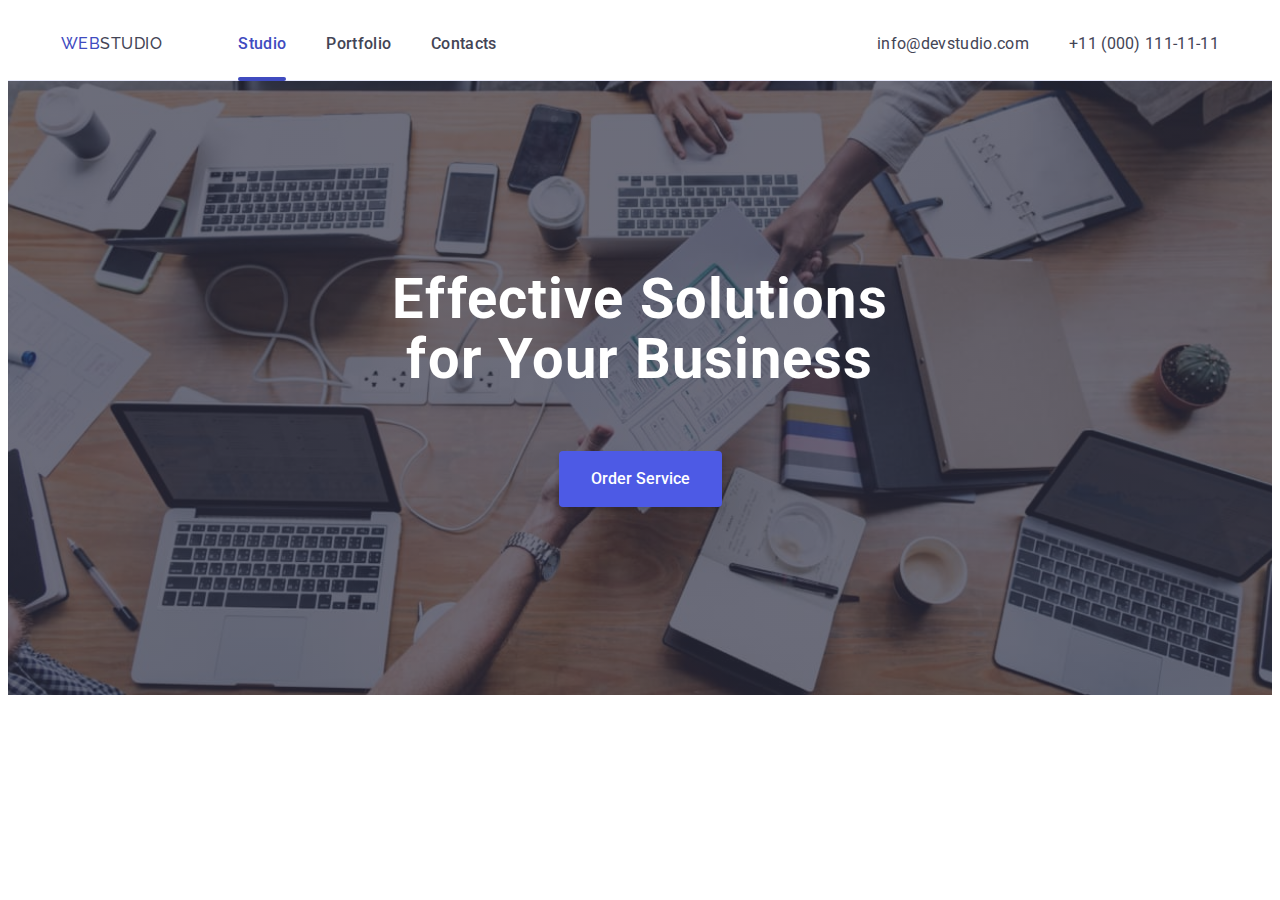
<file: index.html>
<!DOCTYPE html>
<html lang="en">
<head>
    <meta charset="UTF-8">
    <meta http-equiv="X-UA-Compatible" content="IE=edge">
    <meta name="viewport" content="width=device-width, initial-scale=1.0">
    <title>WebStudio</title>

  
    <link rel="preconnect" href="https://fonts.googleapis.com">
    <link rel="preconnect" href="https://fonts.gstatic.com" crossorigin>
    <link href="https://fonts.googleapis.com/css2?family=Raleway:wght@800&family=Roboto:wght@400;500;700;900&display=swap"
    rel="stylesheet">

    <link rel="stylesheet"  href="https://cdnjs.cloudflare.com/ajax/libs/modern-normalize/1.1.0/modern-normalize.min.css" integrity="sha512-wpPYUAdjBVSE4KJnH1VR1HeZfpl1ub8YT/NKx4PuQ5NmX2tKuGu6U/JRp5y+Y8XG2tV+wKQpNHVUX03MfMFn9Q==" crossorigin="anonymous" referrerpolicy="no-referrer" />

    <link rel="stylesheet" href="./css/styles.css">
</head>
<body>
    <header class="header">
        <div class="header-container">
                <nav class="header-nav">
                    <a href="./index.html" class="navig-logo"><span class="navig-logoitem">Web</span>Studio</a>
                    <ul style="list-style: none" class="header-menu">
                        <li><a class="link current" href="./index.html">Studio</a></li>
                        <li><a class="link" href="./portfolio.html">Portfolio</a></li>
                        <li><a class="link" href="">Contacts</a></li>
                    </ul>
                </nav>
                <div class="header-contact">
                    <address class="color-two">
                        <ul style="list-style: none" class="header-menu">
                            <li>
                             <a class="link" href="mailto:info@devstudio.com">info@devstudio.com</a>
                            </li>
                            <li>
                            <a class="link" href="tel:+110001111111">+11 (000) 111-11-11</a>
                            </li>
                        </ul>
                    </address>
                </div>
        </div>
        <div class="header-container-mobile">
            <a href="./index.html" class="navig-logo"><span class="navig-logoitem">Web</span>Studio</a>
            <button class="header-burger" type="button">
                <svg width="32" height="22">
                    <use href="./images/icons.svg#icon-menu-hamburger"></use>
                </svg>
            </button>

        </div>
    </header>
    <main>
       <section class="hero">
            <div class="container">
                <h1 class="hero-name">Effective Solutions
                    for Your Business</h1>
                <button class="button-one" type="button" data-modal-open>Order Service</button>
            </div>
        </section>
        <!--<section class="section-one">
            <div class="container">
                <h2 class="visually-hidden">about us</h2>
                <ul style="list-style: none" class="pages">
                    <li class="pages-icons">
                         <img src="./images/antenna1.svg" alt="clock" width="64">
                    </li>
                    <li class="pages-icons">
                        <img src="./images/clock1.svg" alt="clock" width="61.22">
                    </li>
                    <li class="pages-icons">
                        <img src="./images/diagram1.svg" alt="clock" width="64">
                    </li>
                    <li class="pages-icons">
                        <img src="./images/astronaut1.svg" alt="clock" width="64">
                    </li>
                </ul>
                <ul style="list-style: none" class="pages">
                    <li class="pages-one">
                        <h3 class="color-one">Strategy</h3>
                        <p class="text-one">Our goal is to identify the business
                            problem to walk away with the perfect and creative solution.</p>
                    </li>
                    <li class="pages-one">
                        <h3 class="color-one">Punctuality</h3>
                        <p class="text-one">Bring the key message to the brand's audience for the best price within the shortest possible
                            time.</p>
                    </li>
                    <li class="pages-one">
                        <h3 class="color-one">Diligence</h3>
                        <p class="text-one">Research and confirm brands that present the strongest digital growth opportunities and minimize risk.</p>
                    </li>
                    <li class="pages-one">
                        <h3 class="color-one">Technologies</h3>
                        <p class="text-one">Design practice focused on digital experiences. We bring forth a deep passion for problem-solving.</p>
                    </li>
                </ul>
            </div>
        </section>-->
       <!---- <section class="section-two">
            <div class="container">
                <h2 class="section-twice">What are we doing</h2>
                <ul style="list-style: none" class="pages-twice">
                    <li>
                        <img src="./images/img1.jpg" alt="monitor" width="360">
                    </li>
                    <li>
                        <img src="./images/img2.jpg" alt="mobile phone" width="360">
                    </li>
                    <li>
                        <img src="./images/img3.jpg" alt="mobile phone in hand" width="360">
                    </li>
                </ul>
            </div>
        </section>-->
        <!--<section class="last-section">
            <div class="container">
                <h2 class="section-twice">Our Team</h2>
                <ul style="list-style: none" class="pages">
                    <li class="team">
                        <img src="./images/team1.jpg" alt="product designer" width="264">
                        <div class="name-cardindex">
                            <h3 class="color-one">Mark Guerrero</h3>
                            <p>Product Designer</p>
                            <ul class="icons-twice">
                                <li class="socials-item">
                                    <a class="socials-link" href="#">
                                        <svg class="socials-icon">
                                            <use href="./images/icons.svg#icon-instagram2"></use>
                                        </svg>
                                    </a>
                                </li>
                                <li class="socials-item">
                                    <a class="socials-link" href="#">
                                        <svg class="socials-icon" width="104" height="56" width="40" height="40">
                                            <use href="./images/icons.svg#icon-twitter1"></use>
                                        </svg>
                                    </a>
                                </li>
                                <li class="socials-item">
                                    <a class="socials-link" href="#">
                                        <svg class="socials-icon" width="40" height="40">
                                            <use href="./images/icons.svg#icon-facebook1"></use>
                                        </svg>
                                    </a>
                                </li>
                                <li class="socials-item">
                                    <a class="socials-link" href="#">
                                        <svg class="socials-icon" width="40" height="40">
                                            <use href="./images/icons.svg#icon-linkedin1"></use>
                                        </svg>
                                    </a>
                                </li>
                            </ul>
                        </div>
                    </li>
                    <li class="team">
                        <img src="./images/team2.jpg" alt="frontend Developer" width="264">
                        <div class="name-card">
                            <h3 class="color-one">Tom Ford</h3>
                            <p>Frontend Developer</p>
                            <ul class="icons-twice">
                                <li class="socials-item">
                                    <a class="socials-link" href="#">
                                        <svg class="socials-icon" width="40" height="40">
                                            <use href="./images/icons.svg#icon-instagram2"></use>
                                        </svg>
                                    </a>
                                </li>
                                <li class="socials-item">
                                    <a class="socials-link" href="#">
                                        <svg class="socials-icon" width="40" height="40">
                                            <use href="./images/icons.svg#icon-twitter1"></use>
                                        </svg>
                                    </a>
                                </li>
                                <li class="socials-item">
                                    <a class="socials-link" href="#">
                                        <svg class="socials-icon" width="40" height="40">
                                            <use href="./images/icons.svg#icon-facebook1"></use>
                                        </svg>
                                    </a>
                                </li>
                                <li class="socials-item">
                                    <a class="socials-link" href="#">
                                        <svg class="socials-icon" width="40" height="40">
                                            <use href="./images/icons.svg#icon-linkedin1"></use>
                                        </svg>
                                    </a>
                                </li>
                            </ul>
                        </div>
                    </li>
                    <li class="team">
                        <img src="./images/team3.jpg" alt="marketing" width="264">
                        <div class="name-card">
                            <h3 class="color-one">Camila Garcia</h3>
                            <p>Marketing</p>
                            <ul class="icons-twice">
                                <li class="socials-item">
                                    <a class="socials-link" href="#">
                                        <svg class="socials-icon" width="40" height="40">
                                            <use href="./images/icons.svg#icon-instagram2"></use>
                                        </svg>
                                    </a>
                                </li>
                                <li class="socials-item">
                                    <a class="socials-link" href="#">
                                        <svg class="socials-icon" width="40" height="40">
                                            <use href="./images/icons.svg#icon-twitter1"></use>
                                        </svg>
                                    </a>
                                </li>
                                <li class="socials-item">
                                    <a class="socials-link" href="#">
                                        <svg class="socials-icon" width="40" height="40">
                                            <use href="./images/icons.svg#icon-facebook1"></use>
                                        </svg>
                                    </a>
                                </li>
                                <li class="socials-item">
                                    <a class="socials-link" href="#">
                                        <svg class="socials-icon" width="40" height="40">
                                            <use href="./images/icons.svg#icon-linkedin1"></use>
                                        </svg>
                                    </a>
                                </li>
                            </ul>
                        </div>
                    </li>
                    <li class="team">
                        <img src="./images/team4.jpg" alt="uI designer" width="264">
                        <div class="name-card">
                            <h3 class="color-one">Daniel Wilson</h3>
                            <p>UI Designer</p>
                            <ul class="icons-twice">
                                <li class="socials-item">
                                    <a class="socials-link" href="#">
                                        <svg class="socials-icon" width="40" height="40">
                                            <use href="./images/icons.svg#icon-instagram2"></use>
                                        </svg>
                                    </a>
                                </li>
                                <li class="socials-item">
                                    <a class="socials-link" href="#">
                                        <svg class="socials-icon" width="40" height="40">
                                            <use href="./images/icons.svg#icon-twitter1"></use>
                                        </svg>
                                    </a>
                                </li>
                                <li class="socials-item">
                                    <a class="socials-link" href="#">
                                        <svg class="socials-icon" width="40" height="40">
                                            <use href="./images/icons.svg#icon-facebook1"></use>
                                        </svg>
                                    </a>
                                </li>
                                <li class="socials-item">
                                    <a class="socials-link" href="#">
                                        <svg class="socials-icon" width="40" height="40">
                                            <use href="./images/icons.svg#icon-linkedin1"></use>
                                        </svg>
                                    </a>
                                </li>
                            </ul>
                        </div>
                    </li>
                </ul>
            </div>
        </section>
        <section class="customers">
            <div class="container">
                <h2 class="section-twice">Customers</h2>
                <ul class="icons-customers">
                    <li class="section-customers">
                        <a class="customers-link" href="#">
                            <svg class="customers-icon" width="104" height="56">
                                <use href="./images/icons.svg#icon-client1"></use>
                            </svg>
                        </a>
                    <li  class="section-customers">
                        <a class="customers-link" href="#">
                            <svg class="customers-icon" width="104" height="56">
                                <use href="./images/icons.svg#icon-client2"></use>
                            </svg>
                        </a>
                    </li>
                    <li class="section-customers">
                        <a class="customers-link" href="#">
                            <svg class="customers-icon" width="104" height="56">
                                <use href="./images/icons.svg#icon-client3"></use>
                            </svg>
                        </a>
                    </li>
                    <li  class="section-customers">
                        <a class="customers-link" href="#">
                            <svg class="customers-icon" width="104" height="56">
                                <use href="./images/icons.svg#icon-client4"></use>
                            </svg>
                        </a>
                    </li>
                    <li  class="section-customers">
                        <a class="customers-link" href="#">
                            <svg class="customers-icon" width="104" height="56">
                                <use href="./images/icons.svg#icon-client5"></use>
                            </svg>
                        </a>
                    </li>
                    <li  class="section-customers">
                        <a class="customers-link" href="#">
                            <svg class="customers-icon" width="104" height="56">
                                <use href="./images/icons.svg#icon-client6"></use>
                            </svg>
                        </a>
                    </li>
                </ul>                 
            </div>
        </section>
    </main>
    <footer class="footer">
        <div class="container footer-container">
            <div class="footer-containerone">
            <a href="./index.html" class="navig-logo"><span class="navig-logoitem">Web</span><span
                    class="footer-logo">Studio</span></a>
            <p class="footer-text">Increase the flow of customers and sales for your business with digital marketing &
                growth solutions.</p>
            </div>
            <div class="footer-containertwo">
                <h3 class="footer-card">Social media</h3>
                <ul class="icons-twice">
                    <li class="socials-item">
                        <a class="footer-link" href="#">
                            <svg class="socials-iconfooter" width="40" height="40">
                                <use href="./images/icons.svg#icon-instagram2"></use>
                            </svg>
                        </a>
                    </li>
                    <li class="socials-item">
                        <a class="footer-link" href="#">
                            <svg class="socials-iconfooter" width="40" height="40">
                                <use href="./images/icons.svg#icon-twitter1"></use>
                            </svg>
                        </a>
                    </li>
                    <li class="socials-item">
                        <a class="footer-link" href="#">
                            <svg class="socials-iconfooter" width="40" height="40">
                                <use href="./images/icons.svg#icon-facebook1"></use>
                            </svg>
                        </a>
                    </li>
                    <li class="socials-item">
                        <a class="footer-link" href="#">
                            <svg class="socials-iconfooter" width="40" height="40">
                                <use href="./images/icons.svg#icon-linkedin1"></use>
                            </svg>
                        </a>
                    </li>
                </ul>
            </div>
            <div class="footer-container-form">
                <h3 class="footer-card-form">Subscribe</h3>
                <form class="contact-form-footer" autocomplete="on" novalidate>
                    <label class="user-type-form">
                        <input class="model-userform-footer" type="email" type="text" name="user-email" placeholder="E-mail">
                    </label>
                    <button type="submit" class="button-footer">Subscribe
                        <svg class="footer-svg">
                            <use href="./images/icons.svg#icon-send"></use>
                        </svg>
                    </button>
                </form>
            </div>
        </div>
    </footer>
    <div class="backdrop is-hidden" data-modal>
        <div class="model">
            <button class="model-close" type="button" data-modal-close>
                <svg class="close">
                    <use href="./images/icons.svg#icon-close-black"></use>
                </svg>
            </button>
                <p class="text-form">Leave your contacts and we will call you back</p>
                <form class="contact-form" autocomplete="on" novalidate>
                        <label class="user-type">
                            <span class="form-name">Name</span> 
                            <span class="input-form">
                                <input class="model-userform" id="user-name" type="text" name="user-name" 
                                autofocus 
                                pattern="^[a-Zа-яА-Я]+$" minlength="2">
                                <svg class="user-form" width="18" height="18">
                                    <use href="./images/icons.svg#icon-person"></use>
                                </svg>
                            </span>
                        </label>
                        <label class="user-type">
                            <span class="form-name">Phone</span>
                            <span class="input-form"> 
                                <input class="model-userform" type="tel" name="user-phone" id="user-phone" required
                                    pattern="^[0-9]{3}-[0-9]{3}-[0-9]{2}-[0-9]{2}" title="xxx xxx xx xx">
                                <svg class="user-form" width="18" height="24">
                                    <use href="./images/icons.svg#icon-phone"></use>
                                </svg>
                            </span>
                    </label>
                    <label class="user-type">
                        <span class="form-name">Email</span>
                        <span class="input-form">
                            <input class="model-userform" type="email" type="text" name="user-email">
                            <svg class="user-form" width="18" height="24">
                                <use href="./images/icons.svg#icon-mail"></use>
                            </svg>
                        </span>
                    </label>
                    <label class=" ">
                        <span class="form-name">Comment</span>
                        <span class="input-form">
                            <textarea class="inside-form" name="user-messege" id="user-messege" placeholder="Text input"
                            required></textarea>
                        </span>
                    </label>
                    <label class="model-check">
                        <input id="user-policy" type="checkbox" name="user-policy" class="form-check">
                        <span class="checked"></span>
                       I accept the terms and conditions of the&nbsp;
                            <a href="">Privacy Policy</a>
                    </label>
                    <button type="submit" class="button-oneform">Send</button>
                </form>
         </div>
    </div>-->
    <script src="./modal.js/modal.js"></script>
</body>
</html>
</file>
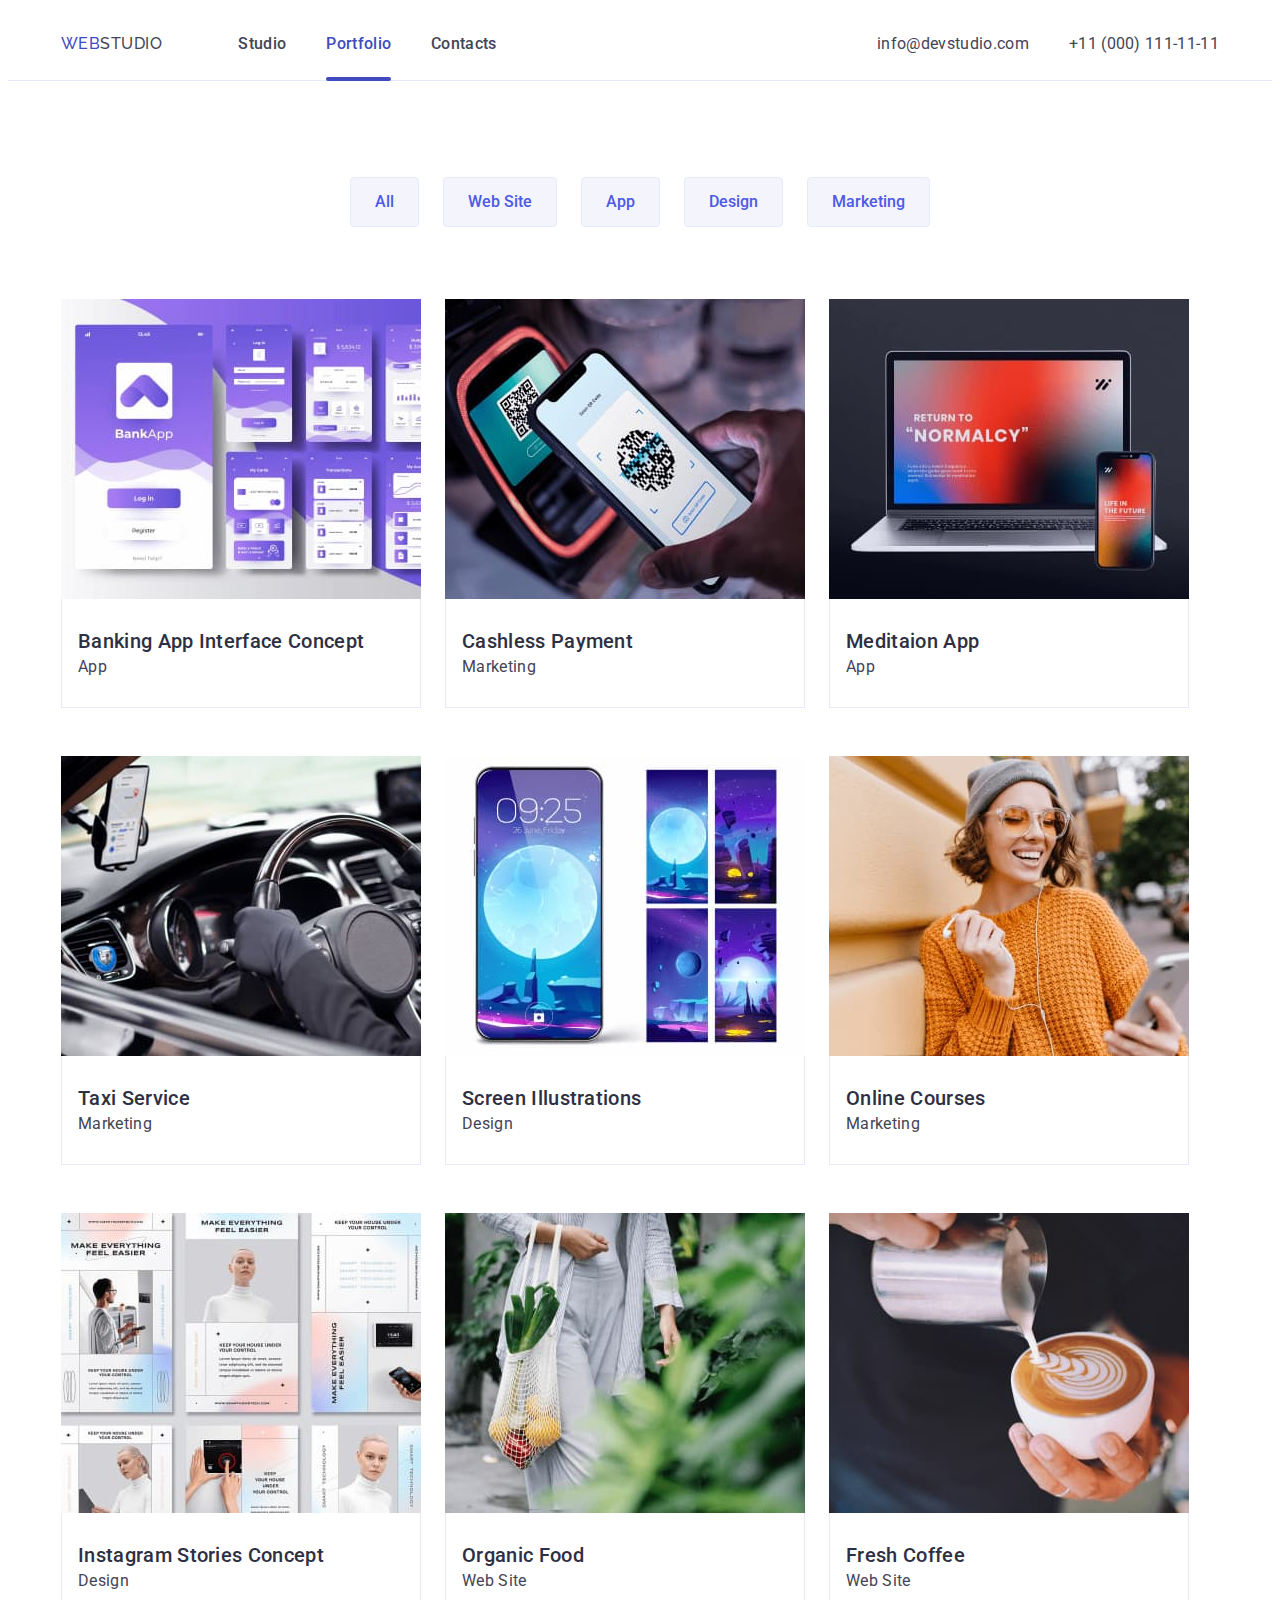
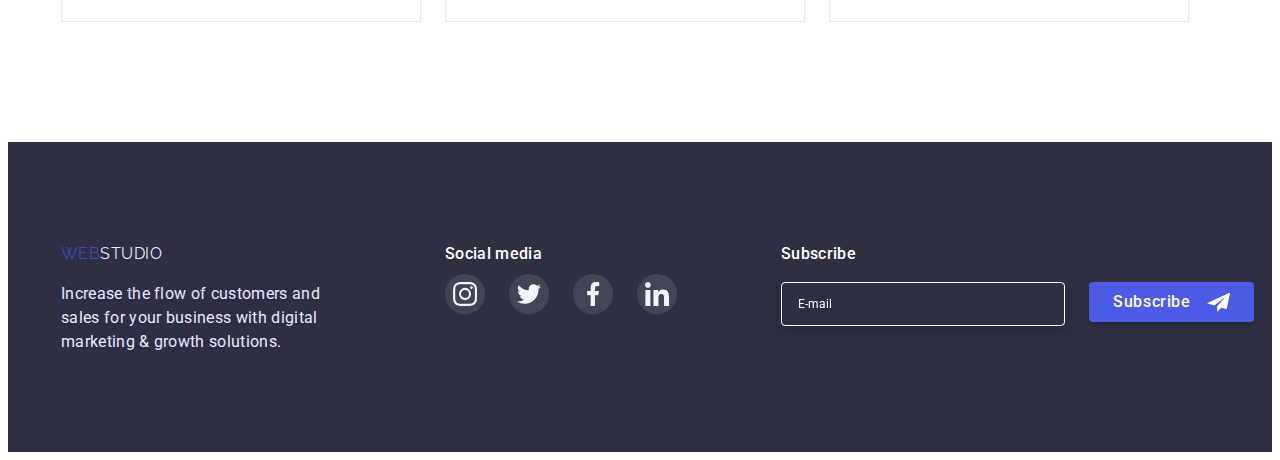
<file: portfolio.html>
<!DOCTYPE html>
<html lang="en">

<head>
    <meta charset="UTF-8">
    <meta http-equiv="X-UA-Compatible" content="IE=edge">
    <meta name="viewport" content="width=device-width, initial-scale=1.0">
    <title>WebStudio</title>

    <!--fonts-->
    <link rel="preconnect" href="https://fonts.googleapis.com">
    <link rel="preconnect" href="https://fonts.gstatic.com" crossorigin>
    <link href="https://fonts.googleapis.com/css2?family=Raleway:wght@800&family=Roboto:wght@400;500;700;900&display=swap"
        rel="stylesheet">
    
    <!--styls-->
    <link rel="stylesheet" href="https://cdnjs.cloudflare.com/ajax/libs/modern-normalize/1.1.0/modern-normalize.min.css"
        integrity="sha512-wpPYUAdjBVSE4KJnH1VR1HeZfpl1ub8YT/NKx4PuQ5NmX2tKuGu6U/JRp5y+Y8XG2tV+wKQpNHVUX03MfMFn9Q=="
        crossorigin="anonymous" referrerpolicy="no-referrer" />
    <link rel="stylesheet" href="./css/styles.css">
</head>
<body class="body-two">
    <header class="header">
        <div class="header-container">
                <nav class="header-nav">
                    <a href="./index.html" class="navig-logo"><span class="navig-logoitem">Web</span>Studio</a>
                    <ul style="list-style: none" class="header-menu">
                        <li><a class="link" href="./index.html">Studio</a></li>
                        <li><a class="link current" href="./portfolio.html">Portfolio</a></li>
                        <li><a class="link" href="">Contacts</a></li>
                    </ul>
                </nav>
                <address class="color-two">
                    <ul style="list-style: none" class="header-menu">
                        <li>
                            <a class="link" href="mailto:info@devstudio.com">info@devstudio.com</a>
                        </li>
                        <li>
                            <a class="link" href="tel:+110001111111">+11 (000) 111-11-11</a>
                        </li>
                    </ul>
                </address>
        </div>
    </header>
    <main>
        <section class="portfolio">
            <div class="container">
                <h1 class="visually-hidden">our destinations</h1>
                <ul style="list-style: none" class="pages-button">
                    <li>
                        <button class="button-sectionone" type="button">All</button>
                    </li>
                    <li>
                        <button class="button-sectionone" type="button">Web Site</button>
                    </li>
                    <li>
                        <button class="button-sectionone" type="button">App</button>
                    </li>
                    <li>
                        <button class="button-sectionone" type="button">Design</button>
                    </li>
                    <li>
                        <button class="button-sectionone" type="button">Marketing</button>
                    </li>
                </ul>
                <ul class="pages-portfolio">
                    <li>
                        <a href="#" class="card-link">
                            <div class="card-image">
                                <img src="./images/card1.jpg" alt="interfas concept" width="360">
                                 <div class="card-decor">
                                    <p>
                                        14 Stylish and User-Friendly App Design Concepts · Task Manager App · Calorie Tracker App · Exotic Fruit
                                        Ecommerce App ·
                                        Cloud Storage App
                                    </p>
                                </div>
                            </div>
                            <div class="name-card">
                                <h2 class="color-one">Banking App Interface Concept</h2>
                                <p>App</p>
                            </div>
                        </a>
                    </li>
                    <li>
                        <a href="#" class="card-link">
                            <div class="card-image">
                                <img src="./images/card2.jpg" alt="cashless payment" width="360">
                                <div class="card-decor">
                                    <p>
                                        14 Stylish and User-Friendly App Design Concepts · Task Manager App · Calorie Tracker App · Exotic
                                        Fruit
                                        Ecommerce App ·
                                        Cloud Storage App
                                    </p>
                                </div>
                            </div>
                            <div class="name-card">
                                <h2 class="color-one">Cashless Payment</h2>
                                <p>Marketing</p>
                            </div>
                        </a>
                    </li>
                    <li>
                        <a href="#" class="card-link">
                            <div class="card-image">
                                    <img src="./images/card3.jpg" alt="meditaion" width="360">
                                    <div class="card-decor">
                                        <p>
                                            14 Stylish and User-Friendly App Design Concepts · Task Manager App · Calorie Tracker App · Exotic
                                            Fruit
                                            Ecommerce App ·
                                            Cloud Storage App
                                        </p>
                                    </div>
                            </div>
                            <div class="name-card">
                                <h2 class="color-one">Meditaion App</h2>
                                <p>App</p>
                            </div>
                        </a>
                    </li>
                    <li>
                        <a href="#" class="card-link">
                            <div class="card-image">
                                    <img src="./images/taxi.jpg" alt="taxi device" width="360">
                                    <div class="card-decor">
                                        <p>
                                            14 Stylish and User-Friendly App Design Concepts · Task Manager App · Calorie Tracker App · Exotic
                                            Fruit
                                            Ecommerce App ·
                                            Cloud Storage App
                                        </p>
                                    </div>
                            </div>
                            <div class="name-card">
                                <h2 class="color-one">Taxi Service</h2>
                                <p>Marketing</p>
                            </div>
                        </a>
                    </li>
                    <li>
                        <a href="#" class="card-link">
                            <div class="card-image">
                                    <img src="./images/screen.jpg" alt="screen" width="360">
                                    <div class="card-decor">
                                        <p>
                                            14 Stylish and User-Friendly App Design Concepts · Task Manager App · Calorie Tracker App · Exotic
                                            Fruit
                                            Ecommerce App ·
                                            Cloud Storage App
                                        </p>
                                    </div>
                            </div>
                            <div class="name-card">
                                <h2 class="color-one">Screen Illustrations</h2>
                                <p>Design</p>
                            </div> 
                        </a>
                    </li>
                    <li>
                        <a href="#" class="card-link">
                            <div class="card-image">
                                    <img src="./images/online.jpg" alt="online courses" width="360">
                                    <div class="card-decor">
                                        <p>
                                            14 Stylish and User-Friendly App Design Concepts · Task Manager App · Calorie Tracker App · Exotic
                                            Fruit
                                            Ecommerce App ·
                                            Cloud Storage App
                                        </p>
                                    </div>
                            </div>
                            <div class="name-card">
                                <h2 class="color-one">Online Courses</h2>
                                <p>Marketing</p>
                            </div>
                        </a>
                    </li>
                    <li>
                        <a href="#" class="card-link">
                            <div class="card-image">
                                    <img src="./images/instagramm.jpg" alt="instogramm storys" width="360">
                                    <div class="card-decor">
                                        <p>
                                            14 Stylish and User-Friendly App Design Concepts · Task Manager App · Calorie Tracker App · Exotic
                                            Fruit
                                            Ecommerce App ·
                                            Cloud Storage App
                                        </p>
                                    </div>
                            </div>
                            <div class="name-card">
                                <h2 class="color-one">Instagram Stories Concept</h2>
                                <p>Design</p>
                            </div>
                        </a>
                    </li>
                    <li>
                        <a href="#" class="card-link">
                            <div class="card-image">
                                    <img src="./images/orgfood.jpg" alt="organic food" width="360">
                                    <div class="card-decor">
                                        <p>
                                            14 Stylish and User-Friendly App Design Concepts · Task Manager App · Calorie Tracker App · Exotic
                                            Fruit
                                            Ecommerce App ·
                                            Cloud Storage App
                                        </p>
                                    </div>
                            </div>
                            <div class="name-card">
                                <h2 class="color-one">Organic Food</h2>
                                <p>Web Site</p>
                            </div>
                        </a>
                    </li>
                    <li>
                        <a href="#" class="card-link">
                            <div class="card-image">
                                <img src="./images/coffee.jpg" alt="frash coffee" width="360">
                                <div class="card-decor">
                                    <p>
                                        14 Stylish and User-Friendly App Design Concepts · Task Manager App · Calorie Tracker App · Exotic
                                            Fruit
                                            Ecommerce App ·
                                            Cloud Storage App
                                    </p>
                                </div>
                            </div>
                            <div class="name-card">
                                <h2 class="color-one">Fresh Coffee</h2>
                                <p>Web Site</p>
                            </div>
                        </a>
                    </li>
                </ul>
            </div>    
        </section>   
    </main>
    <footer class="footer">
        <div class="container footer-container">
            <div class="footer-containerone">
                <a href="./index.html" class="navig-logo"><span class="navig-logoitem">Web</span><span
                        class="footer-logo">Studio</span></a>
                <p class="footer-text">Increase the flow of customers and sales for your business with digital marketing &
                    growth solutions.</p>
            </div>
            <div class="footer-containertwo">
                <h3 class="footer-card">Social media</h3>
                <ul class="icons-twice">
                    <li class="socials-item">
                        <a class="footer-link" href="#">
                            <svg class="socials-iconfooter" width="40" height="40">
                                <use href="./images/icons.svg#icon-instagram2"></use>
                            </svg>
                        </a>
                    </li>
                    <li class="socials-item">
                        <a class="footer-link" href="#">
                            <svg class="socials-iconfooter" width="40" height="40">
                                <use href="./images/icons.svg#icon-twitter1"></use>
                            </svg>
                        </a>
                    </li>
                    <li class="socials-item">
                        <a class="footer-link" href="#">
                            <svg class="socials-iconfooter" width="40" height="40">
                                <use href="./images/icons.svg#icon-facebook1"></use>
                            </svg>
                        </a>
                    </li>
                    <li class="socials-item">
                        <a class="footer-link" href="#">
                            <svg class="socials-iconfooter" width="40" height="40">
                                <use href="./images/icons.svg#icon-linkedin1"></use>
                            </svg>
                        </a>
                    </li>
                <ul>
            </div>
            <div class="footer-container-form">
                <h3 class="footer-card-form">Subscribe</h3>
                <form class="contact-form-footer" autocomplete="on" novalidate>
                    <label class="user-type">
                        <input class="model-userform-footer" type="email" type="text" name="user-email" placeholder="E-mail">
                    </label>
                    <button type="submit" class="button-footer">Subscribe
                        <svg class="footer-svg">
                            <use href="./images/icons.svg#icon-send"></use>
                        </svg>
                    </button>
                </form>
            </div>
        </div>
    </footer>
</body>
</html>
</file>
<file: css/styles.css>
:root {
    --color-one:#2E2F42;
    --color-two:#434455;
    --color-inverted:#ffffff;
    --color-variable: #4D5AE5 ;
    --color-lightblue: #404BBF;
    --color-lighter: #F4F4FD;
    --color-light: #E7E9FC; 
    --color-gray: #8E8F99; 
    --font-size16: 16px;
    --font-size56: 56px;
    --font-size36: 36px;
    --font-size18: 18px;
    --font-weight500: 500;
    --font-weight700: 700;
    --font-weight800: 800;
    --line-height1: 1.0;
    --line-height15: 1.5;
}

/*general*/

body {
    font-family: 'Roboto', sans-serif;
    color: var(--color-two);
    background-color: var(--color-inverted);
    font-size: var(--font-size16);
    line-height: var(--line-height1);
    letter-spacing: 0.02em;
    text-decoration: none;
}

.container {
    width: 1158px;
    padding: 0px 15px;
    margin: 0 auto;
}

p,
h1,
h2,
h3,
h4,
h5,
h6 {
    margin: 0;
}

ul {
    margin: 0;
    padding: 0;
    list-style-type: none;
}

img {
    display: block;
    height: auto;
}

.visually-hidden {
    position: absolute;
    width: 1px;
    height: 1px;
    margin: -1px;
    border: 0;
    padding: 0;
    white-space: nowrap;
    clip-path: inset(100%);
    clip: rect(0 0 0 0);
    overflow: hidden;
}

/*index*/
.header {
    background-color: var(--color-inverted);
    border-bottom: 1px solid var(--color-light);
    color: var(--color-one);
    font-size: var(--font-size16);
    font-weight: var(--font-weight500);
    line-height: var(--line-height15);
    letter-spacing: 0.02em;
    transition: transform 250ms cubic-bezier(0.4, 0, 0.2, 1);
}



.header-contact {
    display: flex;
    align-items: center;
    gap: 76px;
}

@media (max-width: 1200px) {
    .header-contact {
        flex-direction: column;
        gap: 12px;
    }
}

.header-container {
    display: flex;
    align-items: center;
    width: 1158px;
    padding-right: 15px;
    padding-left: 15px;
    margin: 0 auto;
}

@media (max-width: 768px) {
    .header-container {
        display: none;
        width: 428px;
        height: 70px;
    }
}

.header-container-mobile {
    display: flex;
    align-items: center;
    justify-content: space-between;
}

@media (min-width: 768px) {
    .header-container-mobile {
        display: none;
    }
}

.header-burger {
   display: flex;
    align-items: center;
    justify-content: center;
    width: 32px;
    height: 22px;
    fill: var(--color-one);
    color: transparent;
    border: none;
    padding: 0;
}



.header-nav{ 
    display: flex;
    align-items: center;
    flex-grow: 1;
    gap: 76px;
}

.header-menu {
    display: flex;
    flex-grow: 1;
    gap: 40px;
}


@media (max-width: 1200px) {
    .header-contact {
    gap: 40px;
    }
}


.navig-logo {
    font-family: 'Raleway', sans-serif;
    color: var(--color-two);
    letter-spacing: 0.03em;
    text-transform: uppercase;
    text-decoration: none;
    transition: background-color 250ms cubic-bezier(0.4, 0, 0.2, 1);
}

.navig-logoitem:focus {
    background-color: var(--color-variable);
    box-shadow: inset 0px 0px 12px rgba(0, 0, 0, 0.05);
    border-radius: 8px;

}

.navig-logoitem:hover,
.navig-logoitem {
    color: var(--color-lightblue);

}

.link {
    position: relative;
    padding: 24px 0;display: block;
    color: var(--color-two);
    text-decoration: none;
    font-style: normal;
    transition: color 250ms cubic-bezier(0.4, 0, 0.2, 1);
}

.link:hover,
.link:focus {
    color: var(--color-lightblue);
}

.link.current::after {
    position: absolute;
    bottom: -1px; 
    display: block;
    width: 100%;
    height: 4px;
    background-color: currentColor;
    border-radius: 2px;
    content: '';

}

.current {
    color: var(--color-lightblue);
    fill: var(--color-lightblue)
}

/*hero-index*/

.hero {
    padding: 188px 0px;
    background-color: var(--color-one);
    background-image: linear-gradient(rgba(46, 47, 66, 0.7),
            rgba(46, 47, 66, 0.7)),  url('../images/people-office1.jpg');
    background-repeat: no-repeat;
    background-position: center;
    background-size: cover;
    color: var(--color-inverted);
    text-align: center;
    font-size: var(--font-size56);
    font-weight: var(--font-weight700);
}

.hero-name {
    margin: 0 auto 48px auto;
    width: 496px;
    font-weight: 700;
    font-size: 56px;
    line-height: 60px;
    text-align: center;
    letter-spacing: 0.02em;
}

.button-one {
    background-color: var(--color-variable);
    color: var(--color-inverted);
    box-shadow: 0px 4px 4px rgba(0, 0, 0, 0.15);
    border-radius: 4px;
    border: var(--color-variable);
    font-family: inherit;
    text-align: center;
    font-size: var(--font-size16);
    font-weight: var(--font-weight500);
    line-height: var(--line-height15);
    cursor: pointer;
    padding: 16px 32px;
    transition: background-color 250ms cubic-bezier(0.4, 0, 0.2, 1);
}

.button-one:focus {
    background-color: var(--color-variable);
}

.button-one:hover {
    background-color: var(--color-lightblue);
}

/*section-one-index*/

.section-one {
    display: flex;
    align-items: center;
    text-align: left;
    padding-top: 120px;
    padding-bottom: 60px;
}

.pages {
    display: flex;
    align-items: center;
    text-align: left;
    gap: 24px;
    margin-top: 8px;
}

.pages-one {
    align-items: center;
    text-align: left;
    flex-basis: calc((100% - 24px *3) / 4);
}

.text-one {
    font-weight: 400;
    font-size: 16px;
    line-height: var(--line-height15);
    letter-spacing: 0.02em;
}

.pages-icons {
    background-color: var(--color-lighter);
    align-items: center;
    text-align: center;
    flex-basis: calc((100% - 24px *3) / 4);
    display: flex;
    width: 264px;
    height: 112px;
    justify-content: center;
}

/*section-two-index*/

.pages-twice {
    display: flex;
    align-items: center;
    text-align: left;
    gap: 24px;
    flex-basis: calc((100% - 24px) / 3);
}

.section-two {
    padding: 60px 0;
}

.section-twice {
    align-items: center;
    border: 1px;
    text-align: center;
    margin-bottom: 72px;
    font-size: var(--font-size36);
    font-weight: var(--font-weight700);
}

.color-one {
    color: var(--color-one);
    font-weight: var(--font-weight500);
    font-size: 20px;
    text-decoration: none;
    margin-bottom: 8px;
}
.color-two {
    font-weight: 400;
    font-family: 'Roboto', sans-serif;
}

/*last-section-index*/

.team {
    flex-grow: 1 ;
    flex-direction: column;
    justify-content: center;
    align-items: center;
    gap: 8px;
    background-color:var(--color-inverted);
    border-radius: 0px 0px 4px 4px;
    box-shadow: 0px 1px 6px rgba(46, 47, 66, 0.08), 0px 1px 1px rgba(46, 47, 66, 0.16), 0px 2px 1px rgba(46, 47, 66, 0.08);
    text-align: center;
    font-size: var(--font-size16);
    line-height: var(--line-height15);
    letter-spacing: 0.02em;
}

.last-section {
    padding: 120px 0;
    background-color: var(--color-lighter);
}


.icons-twice {
    display: flex;
    align-items: center;
    justify-content: center;
    gap: 24px;
    margin-top: 8px;

}

.socials-icon {
    width: 16px;
    height: 16px;
}

.socials-item {
    Width: 40px;
    Height: 40px;
}

.socials-link {
    display: flex;
    align-items: center;
    justify-content: center;
    Width: 100%;
    Height: 100%;
    background-color: var(--color-variable);
    border-radius: 50%;
    transition: background 250ms cubic-bezier(0.4, 0, 0.2, 1);
}

.socials-link:hover, .socials-link:focus {
background-color: var(--color-lightblue);
}

.name-cardindex {
    padding-top: 32px;
    padding-bottom: 32px;
    padding-left: 16px;
    border-top: none;
}

/*Customers*/

.customers {
    display: block;
    align-items: center;
    text-align: center;
    padding: 120px 0;
}

.section-customers {
    height: 88px;
    flex-basis: calc((100% - 24px *5) / 6);
}


.customers-icon {
    width: 104px;
    height: 56px;
    transition: color 250ms cubic-bezier(0.4, 0, 0.2, 1);
}

.customers-icon:hover, .customers-icon:focus {
   color: var(--color-lightblue);
}


.icons-customers{
    display: flex;
    align-items: center;
    justify-content: center;
    gap: 24px;
    border-color: var(--color-gray);
    transition: border-color 250ms, cubic-bezier(0.4, 0, 0.2, 1);
}

.icons-customers:hover, .icons-customers:focus {
    border-color: var(--color-lightblue);
    border-radius: 4px;
}

.customers-link {
   width: 100%;
   height: 100%;
   display: flex;
   border: 1px solid #8E8F99;
   border-radius: 4px;
   justify-content: center;
   align-items: center;
   fill: var(--color-gray);
   transition: border-color 250ms, fill 250ms cubic-bezier(0.4, 0, 0.2, 1);
}

.customers-link:hover, .customers-link:focus {
    border-color: var(--color-lightblue);
    fill: var(--color-lightblue);
}
  

/*footer-index*/

.footer {
    padding-top: 100px;
    padding-bottom: 100px;
    font-family: 'Raleway', sans-serif;
    background-color: var(--color-one);
    color: var(--color-lighter);
    letter-spacing: 0.03em;
    line-height: var(--line-height15);  
    text-decoration: none;
}

.footer-logo{
    font-family: 'Raleway', sans-serif;
    color: var(--color-light);
    letter-spacing: 0.03em;
    text-transform: uppercase;
}

.footer-text{
    width: 264px;
    margin-top: 16px;
    margin-bottom: 0px;
    line-height: var(--line-height15);
    transition: background 250ms cubic-bezier(0.4, 0, 0.2, 1);
}

.footer-text:focus {
    background: var(--color-variable);
    box-shadow: inset 0px 0px 12px rgba(0, 0, 0, 0.05);
    border-radius: 8px;
}

.footer-text:hover,
.footer-text {
    font-family: 'Roboto', sans-serif;
    color: var(--color-light);
    line-height: var(--line-height15);
    letter-spacing: 0.02em;
}

.footer-container {
    display: flex;
}

.footer-containerone{
    width: 264px;
    height: 110px;
}

.footer-containertwo {
    margin-left: 120px;
}

.footer-card {
    font-weight: var(--font-weight500);
    font-size: var(--font-size16);
    line-height: var(--line-height15);
    letter-spacing: 0.02em;
    color: var(--color-inverted);
    font-family: 'Roboto', sans-serif;
}

.footer-link {
    display: flex;
    align-items: center;
    justify-content: center;
    Width: 100%;
    Height: 100%;
    background-color: #FFFFFF 10%;
    border-radius: 50%;
    background: rgba(255, 255, 255, 0.1);
    transition: background 250ms cubic-bezier(0.4, 0, 0.2, 1);
    
}

.footer-link:hover, .footer-link:focus {
    background: #31D0AA;
}


.socials-iconfooter {
    width: 24px;
    height: 24px;
}


/*portfolio*/

.body-two {
    background-color: var(--color-inverted);
    color: var(--color-two);
}

.portfolio {
    padding-top: 96px;
}

.button-sectionone {
    background-color: var(--color-lighter);
    color: var(--color-variable);
    text-align: center;
    border: 1px solid var(--color-light);
    border-radius: 4px;
    font-family: inherit;
    font-size: var(--font-size16);
    font-weight: var(--font-weight500);
    line-height: var(--line-height15);
    cursor: pointer;
    padding: 12px 24px;
    transition: background-color 250ms, border-color 250ms, box-shadow 250ms cubic-bezier(0.4, 0, 0.2, 1);
}

.button-sectionone:hover, .button-sectionone:focus{  
    background-color: var(--color-lightblue);
    border-color: var(--color-lightblue);
    color: var(--color-inverted);
    box-shadow: 0px 3px 1px rgba(0, 0, 0, 0.1), 0px 2px 1px rgba(0, 0, 0, 0.08), 0px 2px 2px rgba(0, 0, 0, 0.12);
    outline: none;
}

.pages-button {
    display: flex;
    justify-content: center;
    gap: 24px;
    margin-bottom: 72px;
    border-width: 1px;
}

.name-card {
    padding-top: 32px;
    padding-bottom: 32px;
    padding-left: 16px;
    border-top: none; 
    color: var(--color-two);
    border: 1px solid #E7E9FC;
    border-top: none;
}

.card-decor{
    position: absolute;
    color: var(--color-lighter);
    padding-top: 40px;
    padding-left: 32px;
    padding-right: 32px;
    padding-bottom: 164px;
    background-color: var(--color-variable);
    background-blend-mode: soft-light;
    mix-blend-mode: normal;
    text-align: center;
    font-weight: 400;
    line-height: var(--line-height15);
    top: 0;
    left: 0;
    width: 100%;
    height: 100%;
    transform: translateY(100%);
    transition: transform 250ms, box-shadow 250ms cubic-bezier(0.4, 0, 0.2, 1);
    
}

.card-image {
    position: relative;
    overflow: hidden;

}

.card-link {
    display: block;
    text-decoration: none;
    transition: transform 250ms cubic-bezier(0.4, 0, 0.2, 1);
}

.card-link:hover .card-decor {
    transform: translateY(0);
}

.card-portfolio:hover .card-link {
    transform: translateY(0);
}

.card-link:hover, .card-link:focus {
    box-shadow: 0px 1px 6px rgba(46, 47, 66, 0.08), 0px 1px 1px rgba(46, 47, 66, 0.16), 0px 2px 1px rgba(46, 47, 66, 0.08);
}

.name-card:hover, .name-card:focus{
    box-shadow: 0px 1px 6px rgba(46, 47, 66, 0.08), 0px 1px 1px rgba(46, 47, 66, 0.16), 0px 2px 1px rgba(46, 47, 66, 0.08);
}

 
.pages-portfolio {
        display: flex;
        align-items: center;
        text-align: left;
        flex-wrap: wrap;
        padding-bottom: 120px;
        column-gap: 24px;
        row-gap: 48px;
        flex-basis: calc((100% - 48px) /3);  
}


/*model*/

.backdrop {
    opacity: 1;
    visibility: visible;
    position: fixed;
    top: 0;
    left: 0;
    display: flex;
    align-items: center;
    justify-content: center;
    background: rgba(46, 47, 66, 0.4);
    width: 100%;
    height: 100%;
    padding: 13px 0;
    transition: opacity 250ms, visibility 250ms cubic-bezier(0.4, 0, 0.2, 1);
}


.backdrop.is-hidden {
    opacity: 0;
    visibility: hidden;
    pointer-events: none;
}

.model {
    position: relative;
    overflow: auto;
    width: 100%;
    max-width: 408px;
    background-color: #FCFCFC;
    box-shadow: 0px 1px 1px rgba(0, 0, 0, 0.14), 0px 1px 3px rgba(0, 0, 0, 0.12), 0px 2px 1px rgba(0, 0, 0, 0.2);
    border-radius: 4px; 
    transform: scale(1);
    transition: transform 250ms;
    padding: 72px 24px 24px;
}

.backdrop.is-hidden .model {
    transform: scale(0);
}

.model-close {
    position: absolute;
    top: 24px;
    display: flex;
    right: 24px;
    background: var(--color-light);
    border: 1px solid rgba(0, 0, 0, 0.1);
    border-radius: 50%;
    align-items: center;
    justify-content: center;
    width: 24px;
    height: 24px;
    cursor: pointer;
}


.model-close:hover,
.model-close:focus {
    background: var(--color-lightblue);
    border-radius: 4px;
    border-radius: 50%;
    fill: var(--color-inverted)
}


.close {
    border: none;
    display: inline-block;
    width: 8px;
    height: 8px;
    color: #000000; 
}

/*form*/

.contact-form {
    display: flex;
    flex-direction: column;
    width: 100%;
}



.text-form {
    color: var(--color-one);
    font-weight: var(--font-weight500);
    line-height: var(--line-height15);
    font-size: 16px;
    margin-bottom: 16px;
}

.model-userform {
    width: 100%;
    height: 40px;
    border: 1px solid rgba(33, 33, 33, 0.2);
    border-radius: 4px;
    padding-left: 38px;
    color: var(--color-one);
    transition: border-color 250ms cubic-bezier(0.4, 0, 0.2, 1);
    outline: none;
}

.model-userform:focus{
    border-color: var(--color-variable)
}

.model-userform:focus + .user-form{
    fill: var(--color-variable);
}

.form-name{
    display: block;
    font-size: 12px;
    line-height: var(--line-height1);
    margin-bottom: 4px;
    color: var(--color-gray);
}

.user-type {
    display: block;
    margin-bottom: 8px;
}

.user-type-comment {
        display: block;
        margin-bottom: 8px;
        margin-top: 16px;
}

.user-type-form {
        display: block;
}

.user-form {
    position: absolute;
    top: 50%;
    left: 19px;
    transform: translate(0, -50%);
    display: block;
    text-align: center;
    display: flex;
    color: var(--color-one);
    transition: color 250ms cubic-bezier(0.4, 0, 0.2, 1);
}

.user-form:focus {
    color: var(--color-variable);
}

.input-form {
    position: relative;
    outline: none;
}

.inside-form {
    width: 100%;
    height: 120px;
    resize: none;
    padding: 8px 16px;
    color: rgba(46, 47, 66, 0.4);
    border: 1px solid rgba(33, 33, 33, 0.2);
    transition: border-color 250ms cubic-bezier(0.4, 0, 0.2, 1);
    outline: none;
    border-radius: 4px;
}

.inside-form:focus {
    border-color: var(--color-variable);
}
.model-check {
    display: flex;
    align-items: center;
    margin-bottom: 24px;
    font-size: 12px;
    gap: 8px;
}

.checked {
    display: inline-block;
    width: 16px;
    height: 16px;
    border: 1px solid var(--color-one);
    border-radius: 2px;
    cursor: pointer;
    transition: border 250ms cubic-bezier(0.4, 0, 0.2, 1), background-image 250ms cubic-bezier(0.4, 0, 0.2, 1);
    appearance: none;
}

.form-check:checked + .checked {
    background: var(--color-lightblue);
    border: 1px solid var(--color-lightblue);
    background-image: url(../images/clic.svg);
    background-repeat: no-repeat;
    background-position: center;
}

.form-check {
    appearance: none;
}

.button-oneform {
    display: block;
    text-align: center;
    justify-content: center;
    width: 169px;
    height: 56px;
    background-color: var(--color-variable);
    color: var(--color-inverted);
    box-shadow: 0px 4px 4px rgba(0, 0, 0, 0.15);
    border-radius: 4px;
    border: var(--color-variable);
    font-family: inherit;
    text-align: center;
    cursor: pointer;
    padding: 16px 32px;
    transition: background-color 250ms cubic-bezier(0.4, 0, 0.2, 1);
    margin: 0 auto;
}

.button-oneform:focus {
    background-color: var(--color-variable);
}

.button-oneform:hover {
    background-color: var(--color-lightblue);
}

.footer-container-form {
    display: block;
    justify-content: center;
    margin-left: 80px;
    gap: 24px;
}

.model-userform-footer{
    display: block;
    width: 264px;
    height: 40px;
    border: 1px solid var(--color-inverted);
    filter: drop-shadow(0px 4px 4px rgba(0, 0, 0, 0.15));
    border-radius: 4px;
    background: var(--color-one);
    color: var(--color-inverted);
    font-family: 'Roboto', sans-serif;
    font-size: 12px;
    font-weight: 400;
    line-height: var(--line-height15);
    padding-left: 16px;
}

.model-userform-footer::placeholder {
    color: var(--color-inverted);
}


.footer-card-form {
    font-weight: var(--font-weight500);
    font-size: var(--font-size16);
    line-height: var(--line-height15);
    letter-spacing: 0.02em;
    color: var(--color-inverted);
    font-family: 'Roboto', sans-serif;
    letter-spacing: 0.02em;
    display: block;
    text-align: left;
    color: var(--color-inverted);
    margin-bottom: 16px;
}


.button-footer {
    display: flex;
    align-items: center;
    width: 165px;
    height: 40px;
    background-color: var(--color-variable);
    color: var(--color-inverted);
    box-shadow: 0px 4px 4px rgba(0, 0, 0, 0.15);
    border-radius: 4px;
    border: var(--color-variable);
    font-family: inherit;
    text-align: center;
    font-family: 'Roboto', sans-serif;
    font-size: var(--font-size16);
    font-weight: var(--font-weight500);
    line-height: var(--line-height15); 
    cursor: pointer;
    padding: 8px 24px;
    gap: 16px;
    letter-spacing: 0.04em;
    transition: background-color 250ms cubic-bezier(0.4, 0, 0.2, 1);
}

.button-footer:hover {
    background-color: var(--color-lightblue);
}

.button-footer:focus {
    background-color: var(--color-variable);
}

.footer-svg {
    width: 24px;
    height: 20px;
   fill: var(--color-inverted);
}

.contact-form-footer {
    display: flex;
    gap: 24px;
}

/*media*/



/*
@media screen {
    (min-width: 480px)
    background-image: ;
}

@media screen and (min-device-pixel-radio: 2) and (max-width: 767px),
screen and (min-resolution: 192dpi) and (max-width: 767px),
screen and (min-resolution: 2dppx) and (max-width: 767px) {
    .banner {
        background-image: ;
    }
}


@media screen {
    (min-width: 768px)
    background-image: ;
}

@media screen and (min-device-pixel-radio: 2) and (min-width: 768px),
screen and (min-resolution: 192dpi) and (min-width: 768px),
screen and (min-resolution: 2dppx) and (min-width: 768px) {
    .banner {
        background-image: ;
    }
}

@media screen {
    (min-width: 1200px)
    background-image: ;
}

@media screen and (min-device-pixel-radio: 2) and (min-width: 1200px), 
screen and (min-resolution: 192dpi) and (min-width: 1200px),
screen and (min-resolution: 2dppx) and (min-width: 1200px) { 
    .banner {
        background-image: ;
    }
}*/
</file>
